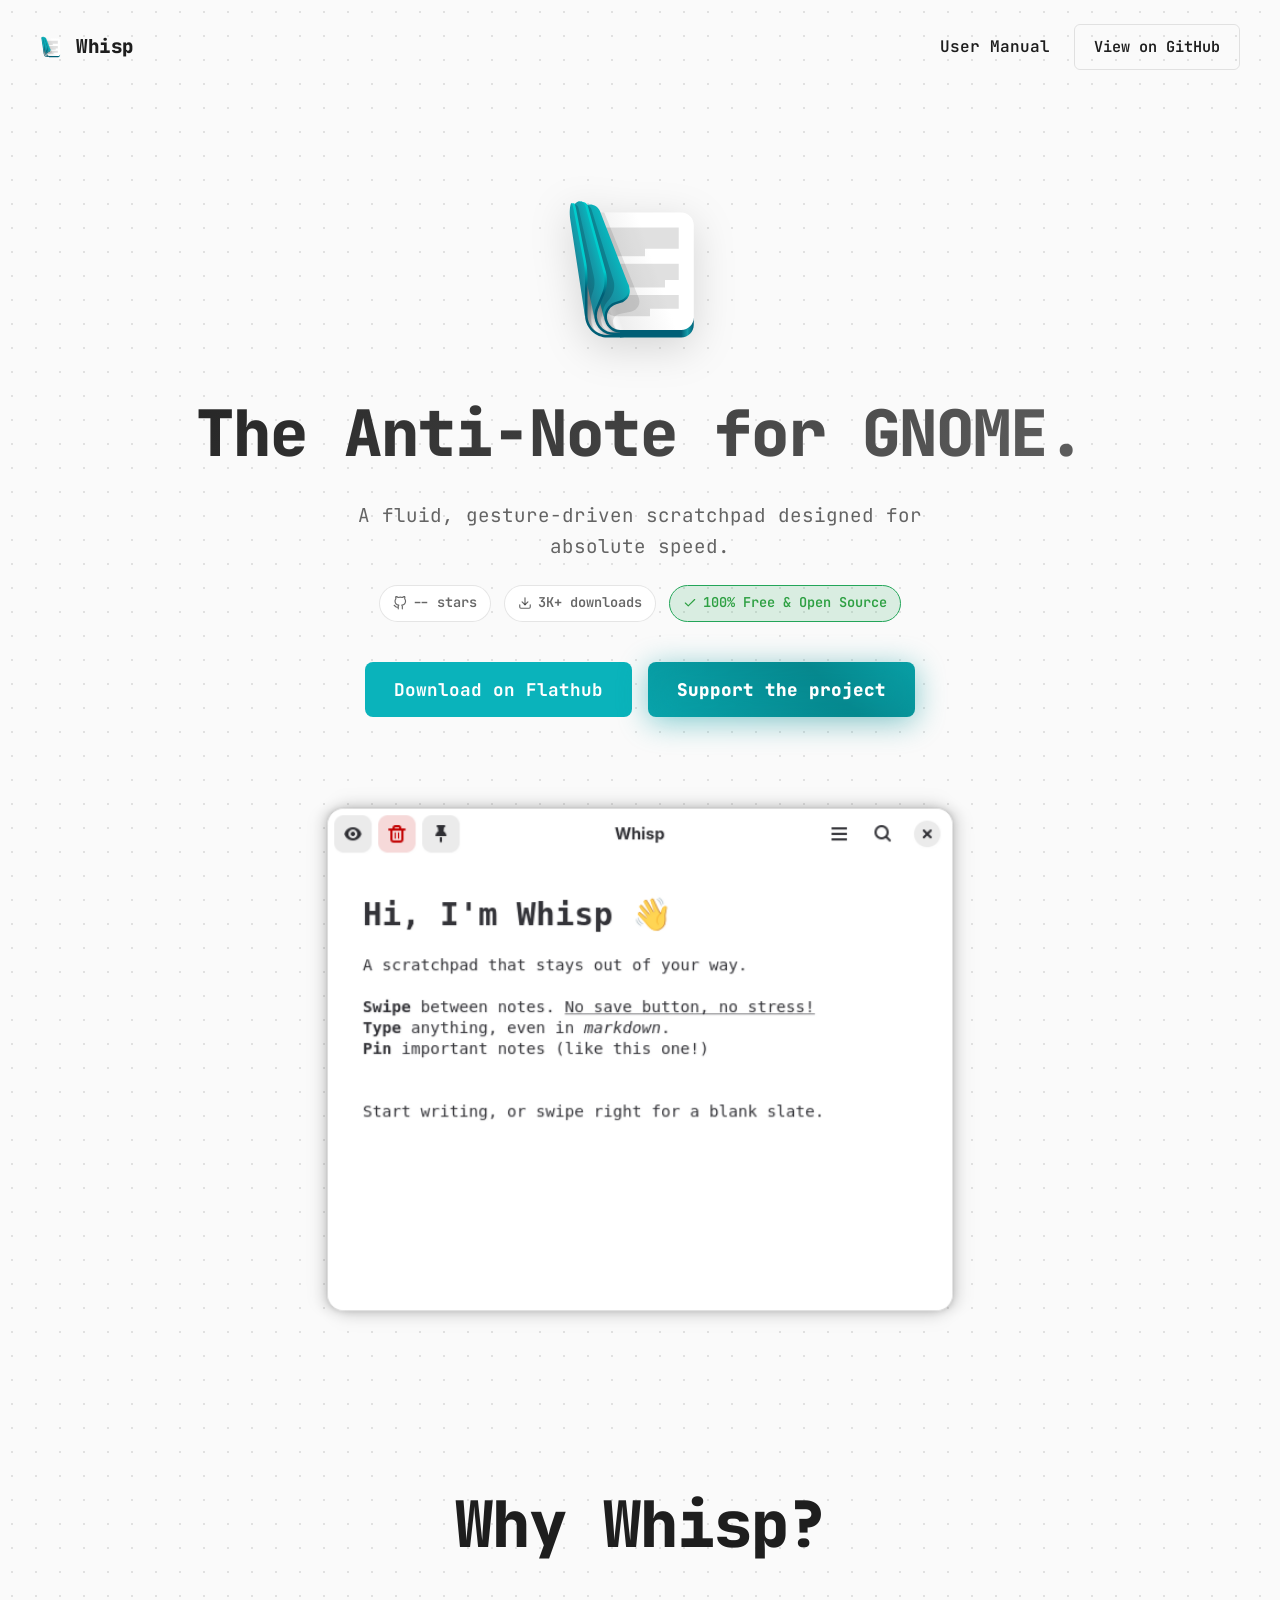
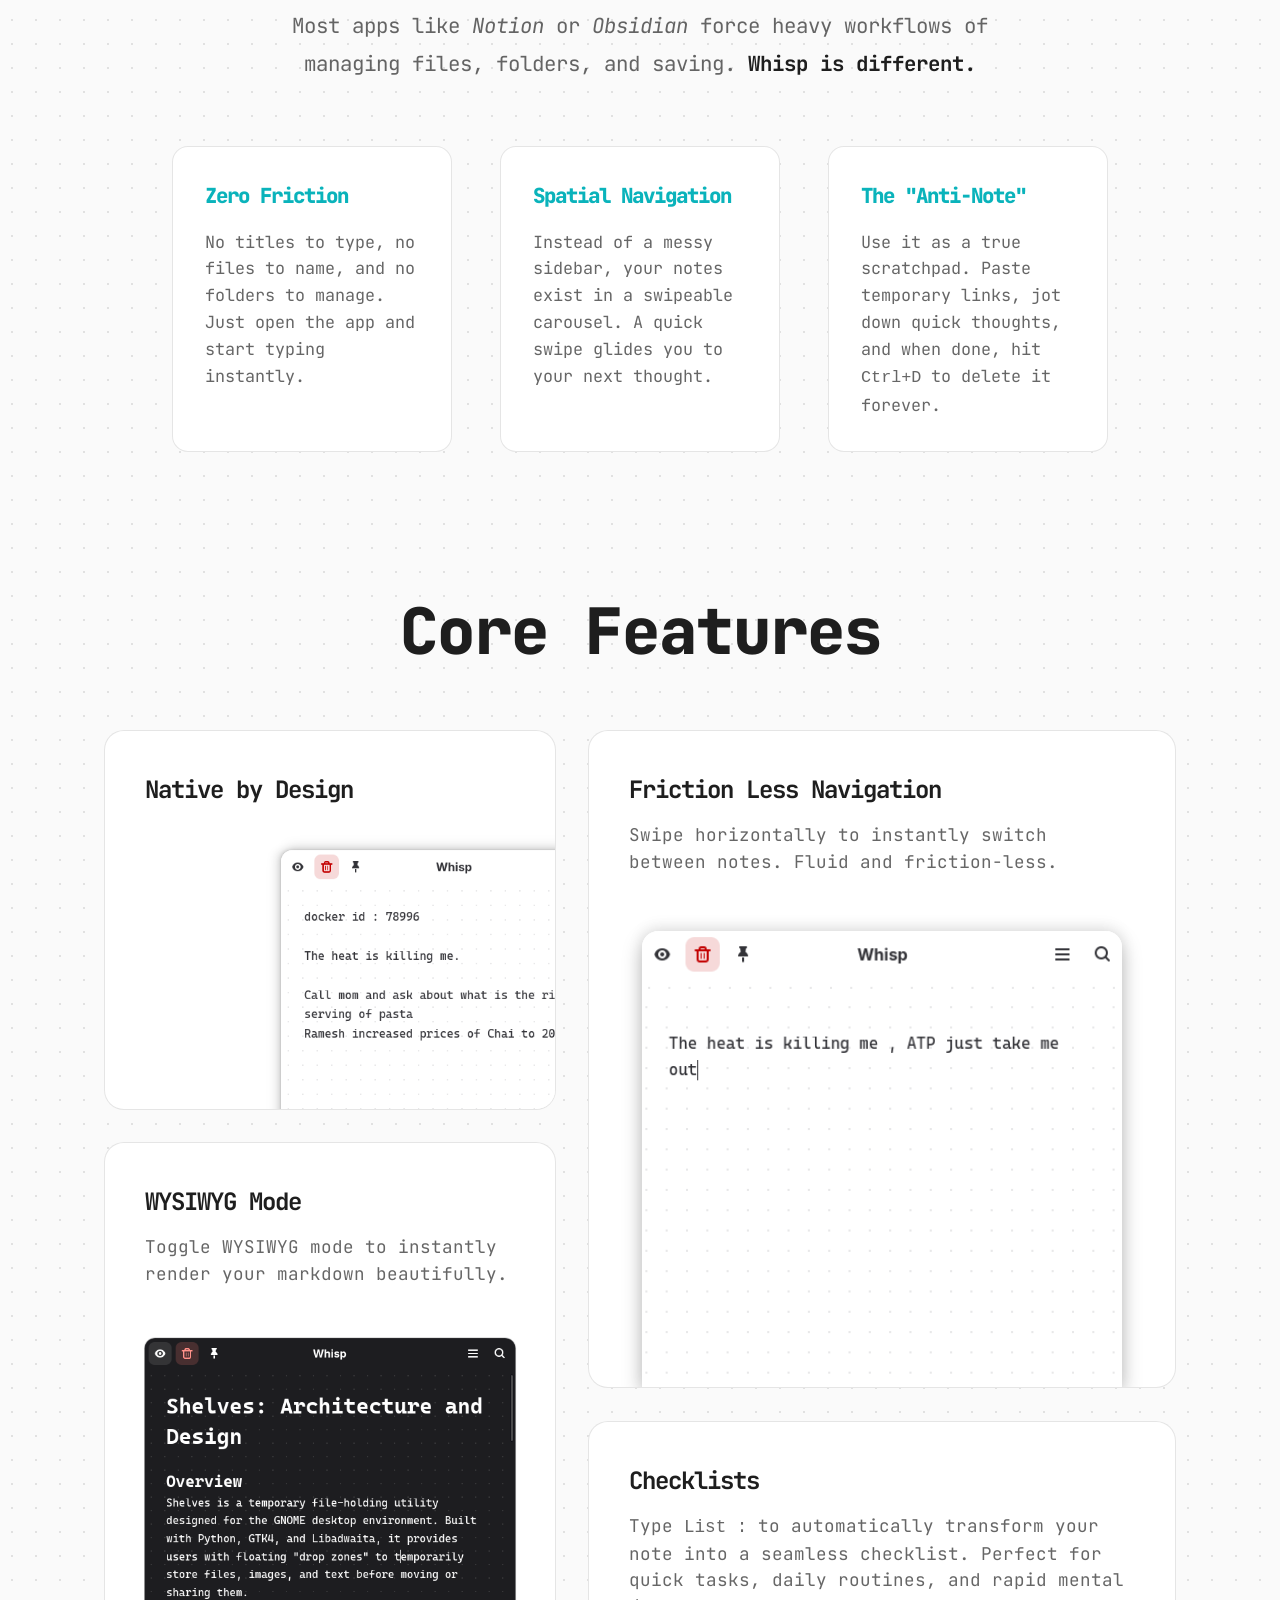
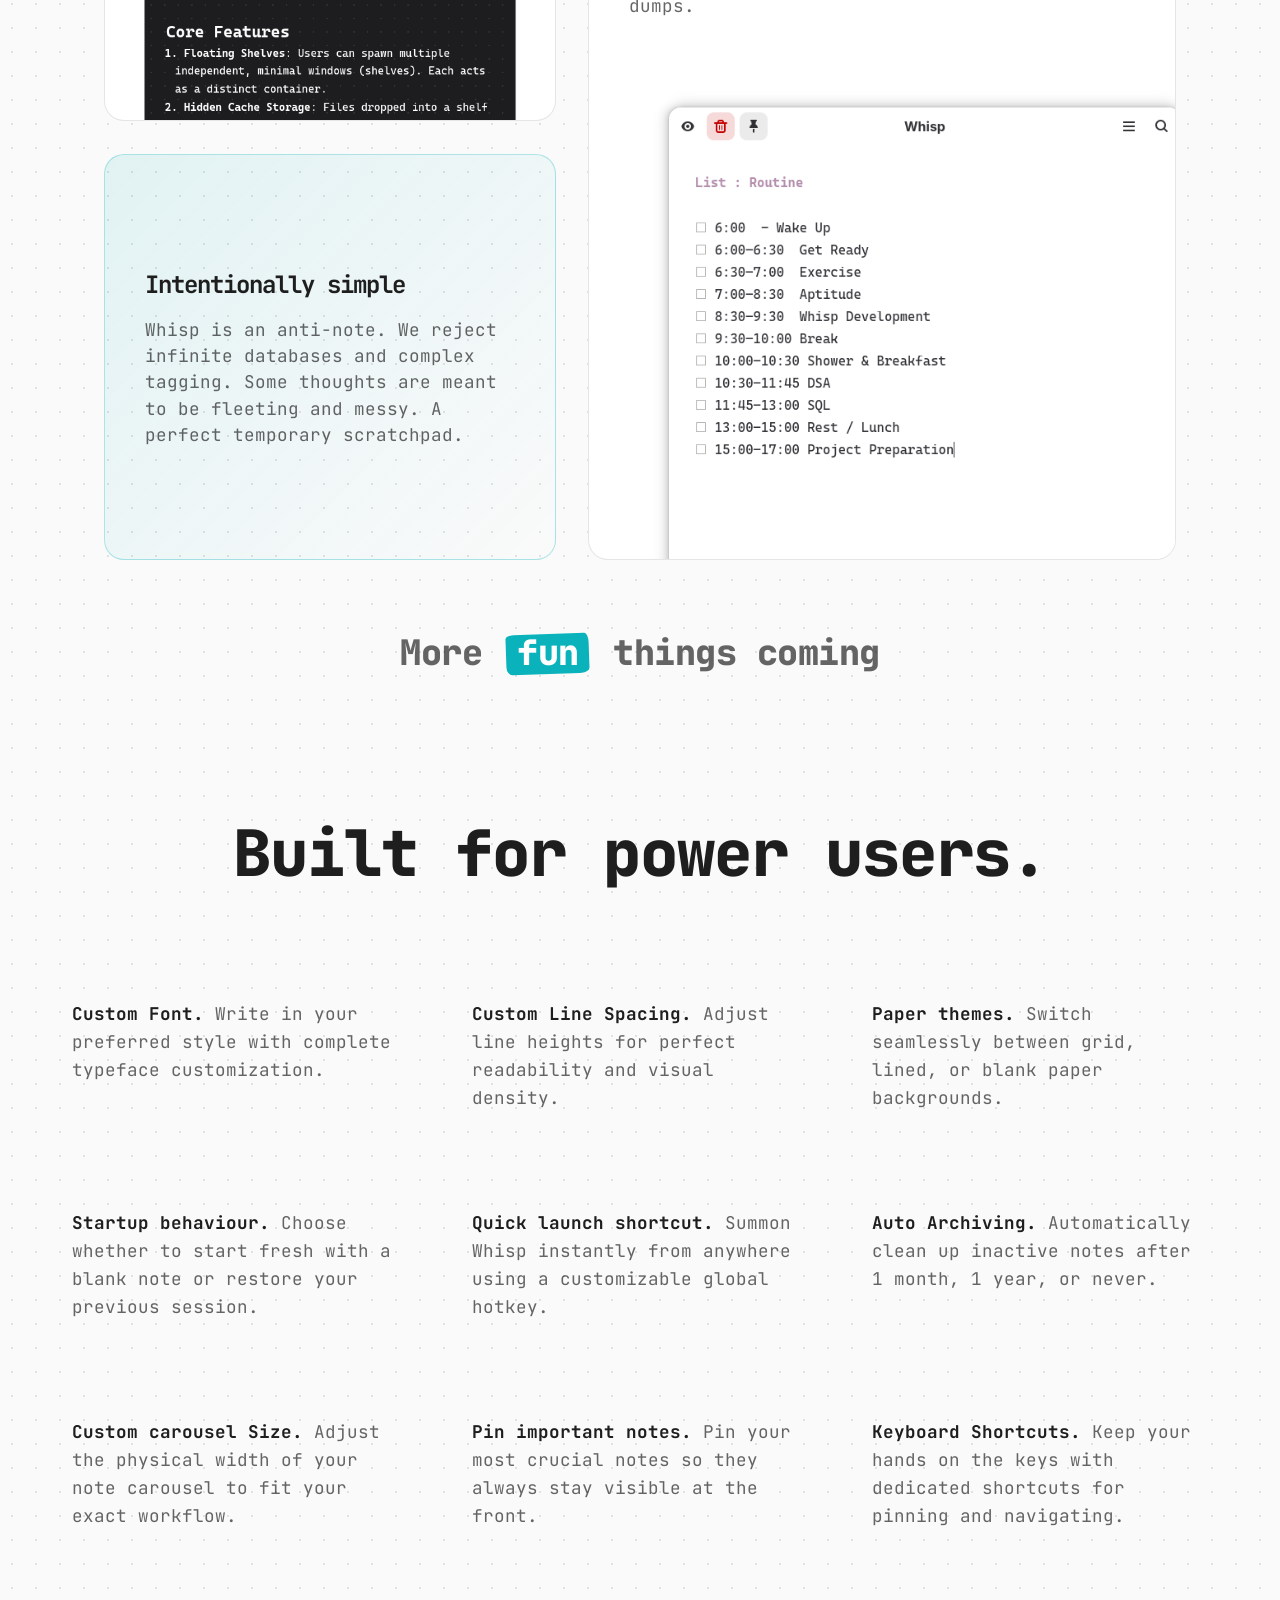
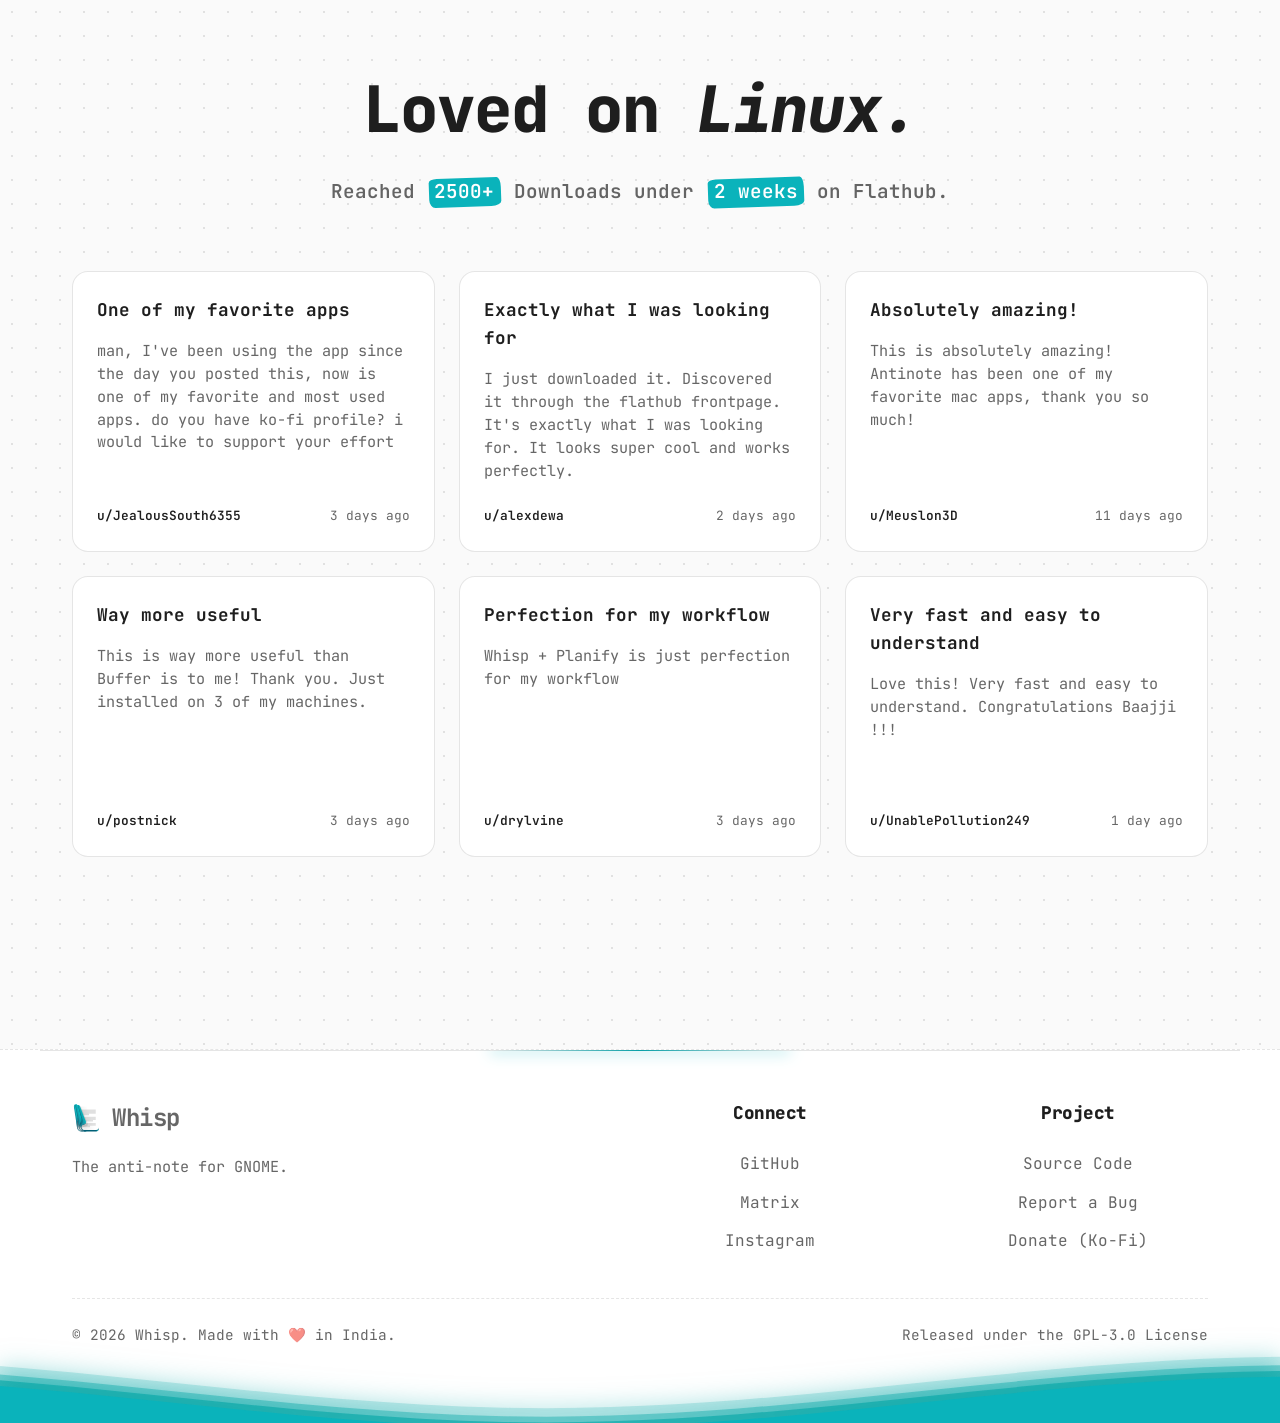
<file: docs/index.html>
<!DOCTYPE html>
<html lang="en">
<head>
    <meta charset="UTF-8">
    <meta name="viewport" content="width=device-width, initial-scale=1.0">
    <title>Whisp - The Anti-Note for GNOME</title>
    <link rel="preconnect" href="https://fonts.googleapis.com">
    <link rel="preconnect" href="https://fonts.gstatic.com" crossorigin>
    <link href="https://fonts.googleapis.com/css2?family=JetBrains+Mono:wght@400;600;800&display=swap" rel="stylesheet">
    <link rel="stylesheet" href="css/style.css">
    <link rel="icon" href="assets/icon.svg" type="image/svg+xml">
    <link rel="shortcut icon" href="assets/icon.svg">
    <link rel="icon" href="assets/icon.ico" type="image/x-icon">
    <link rel="shortcut icon" href="assets/icon.ico">
        <!-- SEO / Social -->
        <meta name="description" content="Whisp — a fast, gesture-driven scratchpad for GNOME. Fluid spatial navigation, WYSIWYG Markdown, and native paper themes. Download on Flathub.">
        <meta name="keywords" content="Whisp, GNOME, scratchpad, notes, WYSIWYG, Flathub, GTK4, Libadwaita">
        <link rel="canonical" href="https://flathub.org/apps/io.github.tanaybhomia.Whisp">

        <!-- Open Graph -->
        <meta property="og:type" content="software" />
        <meta property="og:title" content="Whisp — The Anti-Note for GNOME" />
        <meta property="og:description" content="A fluid, gesture-driven scratchpad designed for absolute speed. Download on Flathub." />
        <meta property="og:image" content="assets/og-image.jpg" />
        <meta property="og:image:alt" content="Whisp app interface screenshot" />
        <meta property="og:url" content="https://flathub.org/apps/io.github.tanaybhomia.Whisp" />
        <meta property="og:site_name" content="Whisp" />

        <!-- Twitter Card -->
        <meta name="twitter:card" content="summary_large_image">
        <meta name="twitter:title" content="Whisp — The Anti-Note for GNOME">
        <meta name="twitter:description" content="A fluid, gesture-driven scratchpad designed for absolute speed. Download on Flathub.">
        <meta name="twitter:image" content="assets/og-image.jpg">

        <!-- Structured data: SoftwareApplication -->
        <script type="application/ld+json">
        {
            "@context": "https://schema.org",
            "@type": "SoftwareApplication",
            "name": "Whisp",
            "url": "https://flathub.org/apps/io.github.tanaybhomia.Whisp",
            "applicationCategory": "DesktopApplication",
            "operatingSystem": "Linux",
            "author": {
                "@type": "Person",
                "name": "tanaybhomia",
                "url": "https://github.com/tanaybhomia"
            },
            "description": "A fluid, gesture-driven scratchpad designed for absolute speed.",
            "image": "assets/og-image.jpg"
        }
        </script>
</head>
<body>
    <nav class="navbar">
        <div class="nav-content">
            <div class="brand">
                <a href="index.html" style="text-decoration: none; color: inherit; display: flex; align-items: center; gap: 12px;">
                    <img src="assets/icon.svg" alt="Whisp App Icon" class="brand-icon" style="width: 24px; height: 24px;">
                    <span class="brand-name">Whisp</span>
                </a>
            </div>
            <div class="nav-links" style="display: flex; gap: 1.5rem; align-items: center;">
                <a href="manual.html" style="color: var(--text-primary); text-decoration: none; font-weight: 600;">User Manual</a>
                <a href="https://github.com/tanaybhomia/Whisp" target="_blank" class="btn btn-secondary">View on GitHub</a>
            </div>
        </div>
    </nav>

    <main>
        <section class="hero-centered">
            <div class="hero-icon-wrapper reveal">
                <img src="assets/icon.svg" alt="Whisp App Icon" class="hero-app-icon">
            </div>
            <h1 class="reveal delay-1">The Anti-Note for GNOME.</h1>
            <p class="subtitle reveal delay-2" style="margin-bottom: 1.5rem;">A fluid, gesture-driven scratchpad designed for absolute speed.</p>
            
            <div class="hero-badges reveal delay-2" style="display: flex; justify-content: center; gap: 0.8rem; margin-bottom: 2.5rem; flex-wrap: wrap;">
                <a href="https://github.com/tanaybhomia/Whisp" target="_blank" class="badge" style="text-decoration: none; display: flex; align-items: center; gap: 0.4rem; background: var(--card-bg); padding: 0.4rem 0.8rem; border-radius: 20px; font-size: 0.85rem; color: var(--text-secondary); border: 1px solid var(--card-border); cursor: pointer; transition: opacity 0.2s ease;" onmouseover="this.style.opacity='0.7'" onmouseout="this.style.opacity='1'">
                    <svg xmlns="http://www.w3.org/2000/svg" width="14" height="14" viewBox="0 0 24 24" fill="none" stroke="currentColor" stroke-width="2" stroke-linecap="round" stroke-linejoin="round"><path d="M9 19c-5 1.5-5-2.5-7-3m14 6v-3.87a3.37 3.37 0 0 0-.94-2.61c3.14-.35 6.44-1.54 6.44-7A5.44 5.44 0 0 0 20 4.77 5.07 5.07 0 0 0 19.91 1S18.73.65 16 2.48a13.38 13.38 0 0 0-7 0C6.27.65 5.09 1 5.09 1A5.07 5.07 0 0 0 5 4.77a5.44 5.44 0 0 0-1.5 3.78c0 5.42 3.3 6.61 6.44 7A3.37 3.37 0 0 0 9 18.13V22"></path></svg>
                    <span id="github-stars" style="font-weight: 600;">-- stars</span>
                </a>
                <div class="badge" style="display: flex; align-items: center; gap: 0.4rem; background: var(--card-bg); padding: 0.4rem 0.8rem; border-radius: 20px; font-size: 0.85rem; color: var(--text-secondary); border: 1px solid var(--card-border);">
                    <svg xmlns="http://www.w3.org/2000/svg" width="14" height="14" viewBox="0 0 24 24" fill="none" stroke="currentColor" stroke-width="2" stroke-linecap="round" stroke-linejoin="round"><path d="M21 15v4a2 2 0 0 1-2 2H5a2 2 0 0 1-2-2v-4"></path><polyline points="7 10 12 15 17 10"></polyline><line x1="12" y1="15" x2="12" y2="3"></line></svg>
                    <span id="flathub-downloads" style="font-weight: 600;">3K+ downloads</span>
                </div>
                <div class="badge" style="display: flex; align-items: center; gap: 0.4rem; background: rgba(35, 165, 89, 0.15); padding: 0.4rem 0.8rem; border-radius: 20px; font-size: 0.85rem; color: #2ea043; border: 1px solid rgba(35, 165, 89, 1);">
                    <svg xmlns="http://www.w3.org/2000/svg" width="14" height="14" viewBox="0 0 24 24" fill="none" stroke="currentColor" stroke-width="2" stroke-linecap="round" stroke-linejoin="round"><polyline points="20 6 9 17 4 12"></polyline></svg>
                    <span style="font-weight: 600;">100% Free & Open Source</span>
                </div>
            </div>
            <div class="hero-actions reveal delay-3" style="display: flex; justify-content: center; gap: 1rem;">
                <a href="https://flathub.org/apps/io.github.tanaybhomia.Whisp" target="_blank" class="btn btn-primary btn-large">Download on Flathub</a>
                <a href="donate.html" class="btn btn-secondary btn-donate btn-large">Support the project</a>
            </div>
            
            <!-- Centered Master Image -->
            <div class="hero-image-wrapper reveal delay-4">
                <img src="assets/1-hero.png" alt="Whisp Interface" class="hero-image">
            </div>
        </section>

        <style>
            .bento-container {
                max-width: 1400px;
                margin: 0 auto;
                padding: 2rem 2rem 4rem 2rem;
                display: grid;
                grid-template-columns: 1fr 1.3fr;
                gap: 2rem;
            }
            .bento-col {
                display: flex;
                flex-direction: column;
                gap: 2rem;
            }
            .bento-box {
                background: var(--card-bg);
                border: 1px solid var(--card-border);
                border-radius: 20px;
                padding: 2.5rem;
                display: flex;
                flex-direction: column;
                position: relative;
                overflow: hidden;
            }
            .bento-box.teal-card {
                background: linear-gradient(135deg, rgba(10, 179, 187, 0.1) 0%, rgba(36, 36, 36, 0) 100%) !important;
                border-color: rgba(10, 179, 187, 0.3) !important;
            }
            .bento-box h3 {
                font-size: 1.5rem;
                font-weight: 700;
                color: var(--text-primary);
                margin-bottom: 0.8rem;
            }
            .bento-box p {
                font-size: 1.1rem;
                color: var(--text-secondary);
                line-height: 1.5;
            }

            /* 1. Native by Design */
            .box-native {
                min-height: 380px;
            }
            .box-native .text-content {
                max-width: 100%;
                position: relative;
                z-index: 2;
            }
            .box-native h3 {
                white-space: nowrap;
            }
            .box-native-img {
                position: absolute;
                bottom: -25%;
                right: -20%;
                width: 85%;
                z-index: 1;
            }

            /* 2. WYSIWYG Mode */
            .box-wysiwyg {
                min-height: 480px;
                padding-bottom: 0;
            }
            .box-wysiwyg p {
                margin-bottom: 3.5rem;
                max-width: 100%;
                position: relative;
                z-index: 2;
            }
            .box-wysiwyg-img {
                width: 95%;
                margin: auto auto 0 auto;
                display: block;
                /* Remove artificial borders/shadows, scale to clip transparent padding */
                transform: scale(1.15) translateY(8%);
                transform-origin: bottom center;
            }


            /* 3. Intentionally Simple */
            .box-simple {
                flex: 1; /* Stretches to align perfectly with the right column */
                display: flex;
                flex-direction: column;
                justify-content: center;
            }

            /* 4. Friction Less Navigation */
            .box-nav {
                min-height: 380px;
                padding-bottom: 0;
            }
            .box-nav p {
                margin-bottom: 3.5rem;
            }
            .swipe-demo-container {
                position: relative;
                width: 95%;
                aspect-ratio: 1 / 0.95;
                margin: auto auto 0 auto;
                background: var(--view-bg);
                border-top-left-radius: 16px;
                border-top-right-radius: 16px;
                box-shadow: 0 8px 20px rgba(0,0,0,0.25), 0 -4px 15px rgba(0,0,0,0.08); /* Softened to match other images */
                overflow: hidden;
            }
            .swipe-topbar {
                position: relative;
                width: 100%;
                z-index: 10;
                background: var(--view-bg);
            }
            .topbar-img {
                width: 100%;
                display: block;
                image-rendering: high-quality;
            }
            .swipe-track {
                display: flex;
                width: 300%; /* Holds 3 notes horizontally */
                height: calc(100% - 50px); /* Approximate height minus topbar */
                /* Ping-pong swipe animation */
                animation: swipeAnimation 5s infinite cubic-bezier(0.25, 1, 0.5, 1);
            }
            .swipe-note {
                width: calc(100% / 3);
                height: 100%;
                object-fit: cover;
                object-position: top center;
                clip-path: inset(2px); /* Aggressively crop screenshot borders */
                transform: scale(1.02); /* Ensure no gaps between notes */
            }
            @keyframes swipeAnimation {
                0%, 15% { transform: translateX(0); }
                25%, 40% { transform: translateX(calc(-100% / 3)); }
                50%, 65% { transform: translateX(calc(-200% / 3)); }
                75%, 90% { transform: translateX(calc(-100% / 3)); }
                100% { transform: translateX(0); }
            }

            /* 5. Checklists */
            .box-checklists {
                flex: 1; /* Stretches to align perfectly with the left column */
                padding-bottom: 0;
            }
            .box-checklists p {
                margin-bottom: 3.5rem;
            }
            .box-checklists-img {
                width: 95%;
                margin: auto 0 0 auto;
                display: block;
                transform: scale(1.15) translate(12%, 15%); /* Translate right to bleed off the edge */
                transform-origin: bottom right;
            }

            /* Large Footer Text */
            .large-footer-text {
                margin-top: 0.5rem;
                font-size: 2.2rem;
                font-weight: 800;
                line-height: 1.2;
                color: var(--text-secondary);
                letter-spacing: -0.5px;
                text-align: center;
            }
            .highlight-marker {
                position: relative;
                display: inline-block;
                z-index: 1;
                color: #ffffff; /* White text for contrast on teal */
                padding: 0 0.3em;
                margin: 0 0.1em;
            }
            .highlight-marker::before {
                content: '';
                position: absolute;
                top: 5%;
                left: 0;
                width: 100%;
                height: 95%;
                background-color: var(--accent-color); /* Teal highlight */
                z-index: -1;
                /* Creates the organic, wobbly marker shape */
                border-radius: 8px 4px 10px 6px / 4px 10px 5px 8px;
                transform: rotate(-2deg);
            }

            /* Section Layouts */
            .power-users-section, .reviews-section {
                max-width: 1200px;
                margin: 8rem auto;
                padding: 0 2rem;
            }
            
            .power-grid {
                display: grid;
                grid-template-columns: repeat(3, 1fr);
                gap: 6rem 4rem; /* Increased vertical and horizontal gap */
                margin-top: 6rem; /* Increased top margin */
            }
            .power-item p {
                font-size: 1.1rem;
                color: var(--text-secondary);
                line-height: 1.6;
                margin: 0;
            }
            .power-item strong {
                color: var(--text-primary);
                font-weight: 700;
            }
            .reviews-subtitle {
                text-align: center;
                font-size: 1.2rem;
                font-weight: 600;
                color: var(--text-secondary);
                margin-bottom: 4rem;
            }
            .reviews-grid {
                display: grid;
                grid-template-columns: repeat(3, 1fr);
                gap: 1.5rem;
                grid-auto-rows: 1fr;
            }
            .review-card {
                background: var(--card-bg);
                border: 1px solid var(--card-border);
                border-radius: 16px;
                padding: 1.5rem;
                display: flex;
                flex-direction: column;
                height: 100%;
                min-height: 220px;
            }
            .review-card h4 {
                font-size: 1.1rem;
                font-weight: 700;
                margin: 0 0 1rem 0;
            }
            .review-card p {
                font-size: 0.95rem;
                color: var(--text-secondary);
                line-height: 1.5;
                margin-bottom: 1.5rem;
                flex: 1;
            }
            .review-meta {
                display: flex;
                justify-content: space-between;
                font-size: 0.8rem;
                color: var(--text-secondary);
            }
            .review-meta .reviewer {
                font-weight: 600;
                color: var(--text-primary);
            }
            
            /* Footer Styling */
            .site-footer-wrapper {
                background-color: var(--card-bg); /* Solid off-white */
                margin-top: 12rem;
                position: relative;
                overflow: hidden;
                border-top: 1px dashed var(--card-border);
            }
            .site-footer-wrapper::before {
                content: '';
                position: absolute;
                top: -1px;
                left: 50%;
                transform: translateX(-50%);
                width: 300px;
                height: 2px;
                background: linear-gradient(90deg, transparent, var(--accent-color), transparent);
                box-shadow: 0 0 15px var(--accent-color);
                z-index: 5;
            }
            .site-footer {
                max-width: 1200px;
                margin: 0 auto;
                padding: 3rem 2rem 5rem 2rem; /* reduced padding, enough room for waves */
                position: relative;
                z-index: 10;
            }
            .waves-container {
                position: absolute;
                bottom: -5px; /* Slight offset */
                left: 0;
                width: 100%;
                height: 80px; /* Reduced height */
                z-index: 1;
            }
            .waves {
                position: relative;
                width: 100%;
                height: 100%;
                min-height: 80px;
                max-height: 100px;
                filter: drop-shadow(0 -5px 12px rgba(0, 166, 166, 0.5)); /* Glow effect */
            }
            .parallax > use {
                animation: move-forever 25s cubic-bezier(.55,.5,.45,.5) infinite;
            }
            .parallax > use:nth-child(1) { animation-delay: -2s; animation-duration: 7s; fill: rgba(0, 166, 166, 0.2); }
            .parallax > use:nth-child(2) { animation-delay: -3s; animation-duration: 10s; fill: rgba(0, 166, 166, 0.4); }
            .parallax > use:nth-child(3) { animation-delay: -4s; animation-duration: 13s; fill: rgba(0, 166, 166, 0.6); }
            .parallax > use:nth-child(4) { animation-delay: -5s; animation-duration: 20s; fill: var(--accent-color); }
            
            @keyframes move-forever {
                0% { transform: translate3d(-90px,0,0); }
                100% { transform: translate3d(85px,0,0); }
            }
            .footer-container {
                display: grid;
                grid-template-columns: 2fr 1fr 1fr;
                gap: 3rem;
                margin-bottom: 2rem;
            }
            .footer-col h4 {
                font-size: 1.1rem;
                font-weight: 800;
                margin-bottom: 1.5rem;
                color: var(--text-primary);
                letter-spacing: -0.5px;
            }
            .footer-links {
                list-style: none;
                padding: 0;
                margin: 0;
            }
            .footer-links li {
                margin-bottom: 0.8rem;
            }
            .footer-links a {
                color: var(--text-secondary);
                text-decoration: none;
                font-size: 1rem;
                transition: color 0.2s ease;
                display: inline-block;
            }
            .footer-links a:hover {
                color: var(--accent-color);
            }
            .footer-bottom {
                display: flex;
                justify-content: space-between;
                align-items: center;
                flex-wrap: wrap;
                gap: 1rem;
                color: var(--text-secondary);
                font-size: 0.9rem;
                border-top: 1px dashed var(--card-border);
                padding-top: 1.5rem;
                margin-top: 1rem;
                padding-bottom: 0;
            }

            @media (max-width: 900px) {
                .bento-container {
                    grid-template-columns: 1fr;
                }
                .box-native .text-content {
                    max-width: 100%;
                }
                .large-footer-text {
                    font-size: 2.5rem;
                    padding: 0 1.5rem 3rem 1.5rem;
                }
                .power-grid {
                    grid-template-columns: 1fr;
                    gap: 2rem;
                }
                .why-whisp-grid {
                    grid-template-columns: 1fr !important;
                    gap: 2rem;
                }
                .reviews-grid {
                    grid-template-columns: 1fr;
                }
                .footer-container {
                    grid-template-columns: 1fr;
                    gap: 3rem;
                }
                .squiggly-arrow {
                    top: 35%;
                    left: 10%;
                }
            }
        </style>
        <script>
            // Fetch Dynamic Badge Data
            function formatNumber(num) {
                if (num >= 1000000) return (num / 1000000).toFixed(1) + 'M';
                if (num >= 1000) return (num / 1000).toFixed(1) + 'K';
                return num;
            }

            fetch('https://api.github.com/repos/tanaybhomia/Whisp')
                .then(r => r.json())
                .then(data => {
                    if (data.stargazers_count !== undefined) {
                        document.getElementById('github-stars').innerText = formatNumber(data.stargazers_count) + ' stars';
                    }
                }).catch(e => console.error('Failed to fetch GitHub stats:', e));
        </script>

        <!-- Why Whisp Section -->
        <section class="why-whisp-section reveal" style="max-width: 1000px; margin: 8rem auto; padding: 0 2rem; text-align: center;">
            <h2 class="section-title" style="margin-bottom: 2rem;">Why Whisp?</h2>
            <p style="font-size: 1.3rem; color: var(--text-secondary); line-height: 1.8; margin-bottom: 4rem; max-width: 800px; margin-left: auto; margin-right: auto;">
                Most apps like <i>Notion</i> or <i>Obsidian</i> force heavy workflows of managing files, folders, and saving. <strong style="color: var(--text-primary);">Whisp is different.</strong>
            </p>
            
            <div class="why-whisp-grid" style="display: grid; grid-template-columns: repeat(3, 1fr); gap: 3rem; text-align: left;">
                <div class="reveal-bottom delay-1" style="background: var(--card-bg); padding: 2rem; border-radius: 16px; border: 1px solid var(--card-border);">
                    <h3 style="color: var(--accent-color); font-size: 1.3rem; margin-bottom: 1rem;">Zero Friction</h3>
                    <p style="color: var(--text-secondary); line-height: 1.6; font-size: 1.05rem; margin: 0;">No titles to type, no files to name, and no folders to manage. Just open the app and start typing instantly.</p>
                </div>
                <div class="reveal-bottom delay-2" style="background: var(--card-bg); padding: 2rem; border-radius: 16px; border: 1px solid var(--card-border);">
                    <h3 style="color: var(--accent-color); font-size: 1.3rem; margin-bottom: 1rem;">Spatial Navigation</h3>
                    <p style="color: var(--text-secondary); line-height: 1.6; font-size: 1.05rem; margin: 0;">Instead of a messy sidebar, your notes exist in a swipeable carousel. A quick swipe glides you to your next thought.</p>
                </div>
                <div class="reveal-bottom delay-3" style="background: var(--card-bg); padding: 2rem; border-radius: 16px; border: 1px solid var(--card-border);">
                    <h3 style="color: var(--accent-color); font-size: 1.3rem; margin-bottom: 1rem;">The "Anti-Note"</h3>
                    <p style="color: var(--text-secondary); line-height: 1.6; font-size: 1.05rem; margin: 0;">Use it as a true scratchpad. Paste temporary links, jot down quick thoughts, and when done, hit <code>Ctrl+D</code> to delete it forever.</p>
                </div>
            </div>
        </section>

        <section class="bento-section">
            <h2 class="section-title reveal" style="margin-bottom: 1rem;">Core Features</h2>
            
            <div class="bento-container">
                
                <!-- Left Column -->
                <div class="bento-col">
                    <div class="bento-box box-native reveal-left delay-1">
                        <div class="text-content">
                            <h3>Native by Design</h3>
                        </div>
                        <img src="assets/WebsiteImages/1antinoteisfortemporary.png" class="box-native-img" alt="Native Design">
                    </div>
                    
                    <div class="bento-box box-wysiwyg reveal-left delay-2">
                        <h3>WYSIWYG Mode</h3>
                        <p>Toggle WYSIWYG mode to instantly render your markdown beautifully.</p>

                        <img src="assets/WebsiteImages/wysiwygmode.png" class="box-wysiwyg-img" alt="WYSIWYG Mode">
                    </div>

                    <div class="bento-box box-simple teal-card reveal delay-3">
                        <h3>Intentionally simple</h3>
                        <p>Whisp is an anti-note. We reject infinite databases and complex tagging. Some thoughts are meant to be fleeting and messy. A perfect temporary scratchpad.</p>
                    </div>
                </div>

                <!-- Right Column -->
                <div class="bento-col">
                    <div class="bento-box box-nav reveal-right delay-1">
                        <h3>Friction Less Navigation</h3>
                        <p>Swipe horizontally to instantly switch between notes. Fluid and friction-less.</p>
                        <div class="swipe-demo-container">
                            <!-- Static Top Bar Overlay -->
                            <div class="swipe-topbar">
                                <img src="assets/WebsiteImages/topbar.png" class="topbar-img" alt="Whisp Header">
                            </div>
                            
                            <!-- Sliding Notes Track -->
                            <div class="swipe-track">
                                <img src="assets/WebsiteImages/note1dummy.png" class="swipe-note" alt="Note 1">
                                <img src="assets/WebsiteImages/note2dummy.png" class="swipe-note" alt="Note 2">
                                <img src="assets/WebsiteImages/note3dummy.png" class="swipe-note" alt="Note 3">
                            </div>
                        </div>
                    </div>

                    <div class="bento-box box-checklists reveal-right delay-2">
                        <h3>Checklists</h3>
                        <p>Type <code>List :</code> to automatically transform your note into a seamless checklist. Perfect for quick tasks, daily routines, and rapid mental dumps.</p>
                        <img src="assets/WebsiteImages/2antinoteisforlists.png" class="box-checklists-img" alt="Checklists">
                    </div>
                </div>

            </div>
            
            <!-- Footer Text Below Bento Grid -->
            <div class="large-footer-text reveal delay-2">
                More <span class="highlight-marker">fun</span> things coming
            </div>
        </section>

        <!-- Power Users Grid -->
        <section class="power-users-section reveal">
            <h2 class="section-title">Built for power users.</h2>
            <div class="power-grid">
                <div class="power-item reveal delay-1">
                    <p><strong>Custom Font.</strong> Write in your preferred style with complete typeface customization.</p>
                </div>
                <div class="power-item reveal delay-2">
                    <p><strong>Custom Line Spacing.</strong> Adjust line heights for perfect readability and visual density.</p>
                </div>
                <div class="power-item reveal delay-3">
                    <p><strong>Paper themes.</strong> Switch seamlessly between grid, lined, or blank paper backgrounds.</p>
                </div>
                
                <div class="power-item reveal delay-1">
                    <p><strong>Startup behaviour.</strong> Choose whether to start fresh with a blank note or restore your previous session.</p>
                </div>
                <div class="power-item reveal delay-2">
                    <p><strong>Quick launch shortcut.</strong> Summon Whisp instantly from anywhere using a customizable global hotkey.</p>
                </div>
                <div class="power-item reveal delay-3">
                    <p><strong>Auto Archiving.</strong> Automatically clean up inactive notes after 1 month, 1 year, or never.</p>
                </div>
                
                <div class="power-item reveal delay-1">
                    <p><strong>Custom carousel Size.</strong> Adjust the physical width of your note carousel to fit your exact workflow.</p>
                </div>
                <div class="power-item reveal delay-2">
                    <p><strong>Pin important notes.</strong> Pin your most crucial notes so they always stay visible at the front.</p>
                </div>
                <div class="power-item reveal delay-3">
                    <p><strong>Keyboard Shortcuts.</strong> Keep your hands on the keys with dedicated shortcuts for pinning and navigating.</p>
                </div>
            </div>
        </section>

        <!-- Wall of Love Section -->
        <section class="reviews-section reveal">
            <h2 class="section-title" style="margin-bottom: 1rem;">Loved on <i>Linux.</i></h2>
            <div class="reviews-subtitle">
                Reached <span class="highlight-marker">2500+</span> Downloads under <span class="highlight-marker">2 weeks</span> on Flathub.
            </div>

            <div class="reviews-grid">
                <!-- Review Card 1 -->
                <div class="review-card reveal-bottom delay-1">
                    <h4>One of my favorite apps</h4>
                    <p>man, I've been using the app since the day you posted this, now is one of my favorite and most used apps. do you have ko-fi profile? i would like to support your effort</p>
                    <div class="review-meta">
                        <span class="reviewer">u/JealousSouth6355</span>
                        <span class="date">3 days ago</span>
                    </div>
                </div>
                
                <!-- Review Card 2 -->
                <div class="review-card reveal-bottom delay-2">
                    <h4>Exactly what I was looking for</h4>
                    <p>I just downloaded it. Discovered it through the flathub frontpage. It's exactly what I was looking for. It looks super cool and works perfectly.</p>
                    <div class="review-meta">
                        <span class="reviewer">u/alexdewa</span>
                        <span class="date">2 days ago</span>
                    </div>
                </div>

                <!-- Review Card 3 -->
                <div class="review-card reveal-bottom delay-3">
                    <h4>Absolutely amazing!</h4>
                    <p>This is absolutely amazing! Antinote has been one of my favorite mac apps, thank you so much!</p>
                    <div class="review-meta">
                        <span class="reviewer">u/Meuslon3D</span>
                        <span class="date">11 days ago</span>
                    </div>
                </div>

                <!-- Review Card 4 -->
                <div class="review-card reveal-bottom delay-1">
                    <h4>Way more useful</h4>
                    <p>This is way more useful than Buffer is to me! Thank you. Just installed on 3 of my machines.</p>
                    <div class="review-meta">
                        <span class="reviewer">u/postnick</span>
                        <span class="date">3 days ago</span>
                    </div>
                </div>

                <!-- Review Card 5 -->
                <div class="review-card reveal-bottom delay-2">
                    <h4>Perfection for my workflow</h4>
                    <p>Whisp + Planify is just perfection for my workflow</p>
                    <div class="review-meta">
                        <span class="reviewer">u/drylvine</span>
                        <span class="date">3 days ago</span>
                    </div>
                </div>

                <!-- Review Card 6 -->
                <div class="review-card reveal-bottom delay-3">
                    <h4>Very fast and easy to understand</h4>
                    <p>Love this! Very fast and easy to understand. Congratulations Baajji !!!</p>
                    <div class="review-meta">
                        <span class="reviewer">u/UnablePollution249</span>
                        <span class="date">1 day ago</span>
                    </div>
                </div>
            </div>
        </section>
    </main>

    <div class="site-footer-wrapper">
        <footer class="site-footer reveal">
            <div class="footer-container">
                <div class="footer-col brand-col" style="text-align: left;">
                    <a href="#" class="brand" style="text-decoration: none; color: inherit; display: inline-flex; align-items: center; gap: 0.5rem;">
                        <img src="assets/icon.svg" alt="Whisp Logo" class="brand-icon" style="width: 32px; height: 32px;">
                        <span class="brand-name" style="font-size: 1.5rem; font-weight: 700;">Whisp</span>
                    </a>
                    <p style="margin-top: 1rem; color: var(--text-secondary); font-size: 0.95rem; line-height: 1.5; max-width: 280px;">The anti-note for GNOME.</p>
                </div>
                <div class="footer-col reveal delay-1">
                    <h4>Connect</h4>
                    <ul class="footer-links">
                        <li><a href="https://github.com/tanaybhomia" target="_blank">GitHub</a></li>
                        <li><a href="https://matrix.to/#/@tanaybhomia:matrix.org" target="_blank">Matrix</a></li>
                        <li><a href="https://instagram.com/tanaybhomia" target="_blank">Instagram</a></li>
                    </ul>
                </div>
                <div class="footer-col reveal delay-2">
                    <h4>Project</h4>
                    <ul class="footer-links">
                        <li><a href="https://github.com/tanaybhomia/Whisp" target="_blank">Source Code</a></li>
                        <li><a href="https://github.com/tanaybhomia/Whisp/issues" target="_blank">Report a Bug</a></li>
                        <li><a href="https://ko-fi.com/tanaybhomia" target="_blank">Donate (Ko-Fi)</a></li>
                    </ul>
                </div>
            </div>
            <div class="footer-bottom">
                <span>&copy; 2026 Whisp. Made with ❤️ in India.</span>
                <span>Released under the GPL-3.0 License</span>
            </div>
        </footer>
        <div class="waves-container">
            <svg class="waves" xmlns="http://www.w3.org/2000/svg" xmlns:xlink="http://www.w3.org/1999/xlink" viewBox="0 24 150 28" preserveAspectRatio="none" shape-rendering="auto">
                <defs>
                    <path id="gentle-wave" d="M-160 44c30 0 58-18 88-18s 58 18 88 18 58-18 88-18 58 18 88 18 v44h-352z" />
                </defs>
                <g class="parallax">
                    <use xlink:href="#gentle-wave" x="48" y="0" />
                    <use xlink:href="#gentle-wave" x="48" y="3" />
                    <use xlink:href="#gentle-wave" x="48" y="5" />
                    <use xlink:href="#gentle-wave" x="48" y="7" />
                </g>
            </svg>
        </div>
    </div>

    <script>
        // 3D Parallax Tilt Effect for Hero Image
        const heroWrapper = document.querySelector('.hero-image-wrapper');
        const heroImg = document.querySelector('.hero-image');

        if (heroWrapper && heroImg) {
            heroWrapper.addEventListener('mousemove', (e) => {
                const rect = heroWrapper.getBoundingClientRect();
                const x = e.clientX - rect.left;
                const y = e.clientY - rect.top;
                
                const centerX = rect.width / 2;
                const centerY = rect.height / 2;
                
                // Max 10 deg tilt
                const rotateX = ((y - centerY) / centerY) * -10; 
                const rotateY = ((x - centerX) / centerX) * 10;
                
                heroImg.style.transform = `scale(1.05) rotateX(${rotateX}deg) rotateY(${rotateY}deg)`;
            });

            heroWrapper.addEventListener('mouseleave', () => {
                heroImg.style.transform = 'scale(1) rotateX(0) rotateY(0)';
                heroImg.style.transition = 'transform 0.5s ease-out';
            });

            heroWrapper.addEventListener('mouseenter', () => {
                heroImg.style.transition = 'transform 0.1s ease-out';
            });
        }


        // Reveal Animations Observer
        const observerOptions = {
            root: null,
            rootMargin: '0px 0px -50px 0px',
            threshold: 0.1
        };

        const revealObserver = new IntersectionObserver((entries, observer) => {
            entries.forEach(entry => {
                if (entry.isIntersecting) {
                    entry.target.classList.add('active');
                    observer.unobserve(entry.target);
                }
            });
        }, observerOptions);

        document.querySelectorAll('.reveal, .reveal-left, .reveal-right').forEach(el => {
            revealObserver.observe(el);
        });
    </script>
</body>
</html>
</file>
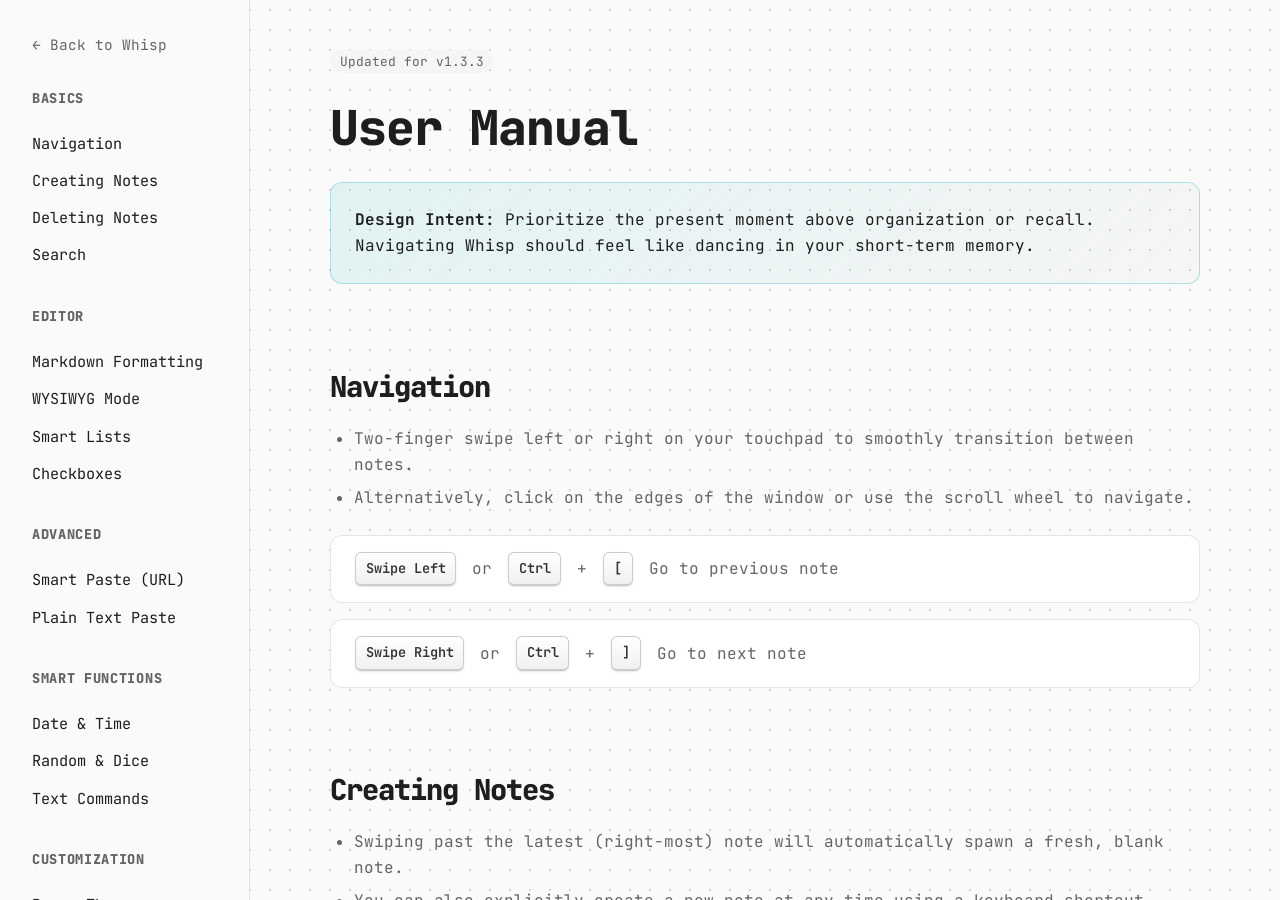
<file: docs/manual.html>
<!DOCTYPE html>
<html lang="en">
<head>
    <meta charset="UTF-8">
    <meta name="viewport" content="width=device-width, initial-scale=1.0">
    <title>User Manual - Whisp</title>
    <link rel="preconnect" href="https://fonts.googleapis.com">
    <link rel="preconnect" href="https://fonts.gstatic.com" crossorigin>
    <link href="https://fonts.googleapis.com/css2?family=JetBrains+Mono:wght@400;600;800&display=swap" rel="stylesheet">
    <link rel="stylesheet" href="css/style.css?v=2">
    <link rel="icon" href="assets/icon.svg" type="image/svg+xml">
    <link rel="shortcut icon" href="assets/icon.svg">
    <link rel="icon" href="assets/icon.ico" type="image/x-icon">
    <link rel="shortcut icon" href="assets/icon.ico">
    <!-- SEO / Social for manual -->
    <meta name="description" content="Whisp User Manual — navigation, editor features, smart paste, themes, and shortcuts.">
    <meta property="og:title" content="Whisp — User Manual" />
    <meta property="og:description" content="Documentation for Whisp: navigation, editor features, smart paste, themes, and shortcuts." />
    <meta property="og:image" content="assets/og-image.jpg" />
    <meta name="twitter:card" content="summary_large_image">
</head>
<body class="manual-page">

    <div class="manual-layout">
        <aside class="manual-sidebar">
            <a href="index.html" class="back-link">← Back to Whisp</a>
            
            <div class="nav-group">
                <h3>Basics</h3>
                <a href="#nav-navigation">Navigation</a>
                <a href="#nav-create">Creating Notes</a>
                <a href="#nav-delete">Deleting Notes</a>
                <a href="#nav-search">Search</a>
            </div>

            <div class="nav-group">
                <h3>Editor</h3>
                <a href="#nav-markdown">Markdown Formatting</a>
                <a href="#nav-wysiwyg">WYSIWYG Mode</a>
                <a href="#nav-lists">Smart Lists</a>
                <a href="#nav-checkbox">Checkboxes</a>
            </div>

            <div class="nav-group">
                <h3>Advanced</h3>
                <a href="#nav-smartpaste">Smart Paste (URL)</a>
                <a href="#nav-plainpaste">Plain Text Paste</a>
            </div>

            <div class="nav-group">
                <h3>Smart Functions</h3>
                <a href="#nav-date-time">Date & Time</a>
                <a href="#nav-generators">Random & Dice</a>
                <a href="#nav-text-commands">Text Commands</a>
            </div>

            <div class="nav-group">
                <h3>Customization</h3>
                <a href="#nav-themes">Paper Themes</a>
                <a href="#nav-darkmode">Dark Mode</a>
                <a href="#nav-typography">Typography</a>
            </div>
        </aside>

        <main class="manual-content">
            <header class="manual-header reveal">
                <span class="version-badge">Updated for v1.3.3</span>
                <h1>User Manual</h1>
                <div class="intent-banner">
                    <strong>Design Intent:</strong> Prioritize the present moment above organization or recall. Navigating Whisp should feel like dancing in your short-term memory.
                </div>
            </header>

            <section id="nav-navigation" class="manual-section reveal">
                <h2>Navigation</h2>
                <ul>
                    <li>Two-finger swipe left or right on your touchpad to smoothly transition between notes.</li>
                    <li>Alternatively, click on the edges of the window or use the scroll wheel to navigate.</li>
                </ul>
                <div class="shortcut-box">
                    <kbd>Swipe Left</kbd> or <kbd>Ctrl</kbd> + <kbd>[</kbd> Go to previous note
                </div>
                <div class="shortcut-box">
                    <kbd>Swipe Right</kbd> or <kbd>Ctrl</kbd> + <kbd>]</kbd> Go to next note
                </div>
            </section>

            <section id="nav-create" class="manual-section reveal">
                <h2>Creating Notes</h2>
                <ul>
                    <li>Swiping past the latest (right-most) note will automatically spawn a fresh, blank note.</li>
                    <li>You can also explicitly create a new note at any time using a keyboard shortcut.</li>
                </ul>
                <div class="shortcut-box">
                    <kbd>Ctrl</kbd> + <kbd>N</kbd> Create new note
                </div>
            </section>

            <section id="nav-delete" class="manual-section reveal">
                <h2>Deleting Notes</h2>
                <ul>
                    <li>Deleting a note removes it from the main view and moves it to a hidden <code>.trash</code> directory.</li>
                    <li>If you accidentally delete a note, you can instantly undo it.</li>
                </ul>
                <div class="shortcut-box">
                    <kbd>Ctrl</kbd> + <kbd>Delete</kbd> Delete current note
                </div>
                <div class="shortcut-box">
                    <kbd>Ctrl</kbd> + <kbd>Shift</kbd> + <kbd>T</kbd> Undo last deletion
                </div>
            </section>

            <section id="nav-search" class="manual-section reveal">
                <h2>Search</h2>
                <ul>
                    <li>Instantly search through all your notes. Clicking a search result immediately jumps you to that note.</li>
                </ul>
                <div class="shortcut-box">
                    <kbd>Ctrl</kbd> + <kbd>F</kbd> Open global search
                </div>
            </section>

            <hr>

            <section id="nav-markdown" class="manual-section reveal">
                <h2>Markdown Formatting</h2>
                <ul>
                    <li>Whisp supports standard Markdown for fast formatting, but powers it up with smart keyboard toggles.</li>
                    <li>Highlight text and press a shortcut to wrap it. Press it again to unwrap it.</li>
                </ul>
                <div class="shortcut-box">
                    <kbd>Ctrl</kbd> + <kbd>B</kbd> Toggle <strong>**bold**</strong>
                </div>
                <div class="shortcut-box">
                    <kbd>Ctrl</kbd> + <kbd>I</kbd> Toggle <em>*italic*</em>
                </div>
                <div class="shortcut-box">
                    <kbd>Ctrl</kbd> + <kbd>U</kbd> Toggle <u>&lt;u&gt;underline&lt;/u&gt;</u>
                </div>
            </section>

            <section id="nav-wysiwyg" class="manual-section reveal">
                <h2>WYSIWYG Mode</h2>
                <ul>
                    <li>Tired of looking at Markdown syntax? Toggle the live formatting view (the eye icon).</li>
                    <li>All markdown symbols dynamically disappear when your cursor leaves the line, leaving behind beautiful rich text.</li>
                </ul>
                <div class="shortcut-box">
                    <kbd>Ctrl</kbd> + <kbd>E</kbd> Toggle WYSIWYG Mode
                </div>
            </section>

            <section id="nav-lists" class="manual-section reveal">
                <h2>Smart Lists</h2>
                <ul>
                    <li>Type <code>list</code> or <code>list: Custom Title</code> at the top of your note to activate List Mode.</li>
                    <li>Pressing Enter will automatically spawn a new <code>☐</code> checkbox on the next line.</li>
                    <li><strong>Smart Overwrite:</strong> Type <code>#</code> on an empty checkbox to instantly turn it into a heading.</li>
                    <li><strong>Comments:</strong> Type <code>//</code> at the start of a list item to visually fade it out as a comment.</li>
                </ul>
                <div class="shortcut-box">
                    <kbd>Tab</kbd> Indent list item
                </div>
                <div class="shortcut-box">
                    <kbd>Shift</kbd> + <kbd>Tab</kbd> Outdent list item
                </div>
            </section>

            <section id="nav-checkbox" class="manual-section reveal">
                <h2>Checkboxes</h2>
                <ul>
                    <li>Whisp uses native unicode checkboxes (<code>☐</code> and <code>☑</code>) to keep your lists minimal and portable.</li>
                    <li>Use the shortcut anywhere on a line to instantly insert or toggle a checkbox.</li>
                </ul>
                <div class="shortcut-box">
                    <kbd>Ctrl</kbd> + <kbd>S</kbd> Insert / Toggle checkbox
                </div>
            </section>

            <hr>

            <section id="nav-smartpaste" class="manual-section reveal">
                <h2>Smart Paste (URL)</h2>
                <ul>
                    <li>Dropping massive tracking URLs ruins the visual flow of a note.</li>
                    <li>Use the Smart Paste shortcut when pasting a long URL. Whisp will analyze it locally, generate a clean, short visual label, and format it securely in Markdown.</li>
                    <li>Turn on WYSIWYG Mode and the ugly Markdown syntax dynamically vanishes, leaving only the tiny link!</li>
                    <li><em>100% offline and privacy-respecting. No external APIs used.</em></li>
                </ul>
                <div class="shortcut-box">
                    <kbd>Ctrl</kbd> + <kbd>Shift</kbd> + <kbd>L</kbd> Smart URL Paste
                </div>
            </section>

            <section id="nav-plainpaste" class="manual-section reveal">
                <h2>Plain Text Paste</h2>
                <ul>
                    <li>Pasting text from the web often brings along unwanted markdown syntax.</li>
                    <li>Use Plain Paste to aggressively strip all markdown symbols (headers, bold, italics, links, lists) before dropping the raw text into your note.</li>
                </ul>
                <div class="shortcut-box">
                    <kbd>Ctrl</kbd> + <kbd>Shift</kbd> + <kbd>V</kbd> Plain text paste
                </div>
            </section>

            <hr>

            <section id="nav-date-time" class="manual-section reveal">
                <h2>Date & Time Expansions</h2>
                <p style="color: var(--text-secondary); margin-bottom: 1.5rem;">Whisp includes a smart text expansion engine. Type a command starting with a colon (<code>::</code>) and hit Enter or Space to instantly expand it.</p>

                <div class="command-box">
                    <div class="command-header">
                        <span class="command-name">::today</span>
                        <span class="command-badge">insert</span>
                    </div>
                    <div class="command-desc">Inserts the current date</div>
                    <div class="command-example">Also available as: ::date</div>
                </div>

                <div class="command-box">
                    <div class="command-header">
                        <span class="command-name">::tomorrow</span>
                        <span class="command-badge">insert</span>
                    </div>
                    <div class="command-desc">Inserts tomorrow's date</div>
                    <div class="command-example">Example: ::tomorrow</div>
                </div>

                <div class="command-box">
                    <div class="command-header">
                        <span class="command-name">::yesterday</span>
                        <span class="command-badge">insert</span>
                    </div>
                    <div class="command-desc">Inserts yesterday's date</div>
                    <div class="command-example">Example: ::yesterday</div>
                </div>

                <div class="command-box">
                    <div class="command-header">
                        <span class="command-name">::today(n)</span>
                        <span class="command-badge">insert</span>
                    </div>
                    <div class="command-desc">Inserts a date with a specific offset in days</div>
                    <div class="command-example">Example: ::today(5) inserts the date 5 days from now</div>
                </div>

                <div class="command-box">
                    <div class="command-header">
                        <span class="command-name">::now</span>
                        <span class="command-badge">insert</span>
                    </div>
                    <div class="command-desc">Inserts the current local time</div>
                    <div class="command-example">Also available as: ::time</div>
                </div>
            </section>

            <section id="nav-generators" class="manual-section reveal">
                <h2>Random & Fun Generators</h2>
                <p style="color: var(--text-secondary); margin-bottom: 1.5rem;">Need a quick random string, a password, or a fun classic kaomoji? Use the built-in offline generator functions.</p>

                <div class="command-box">
                    <div class="command-header">
                        <span class="command-name">::roll(20)</span>
                        <span class="command-badge">insert</span>
                    </div>
                    <div class="command-desc">Rolls a die with the specified number of sides</div>
                    <div class="command-example">Also available as: ::roll(d20)</div>
                </div>

                <div class="command-box">
                    <div class="command-header">
                        <span class="command-name">::roll(4d6)</span>
                        <span class="command-badge">insert</span>
                    </div>
                    <div class="command-desc">Rolls multiple dice and automatically inserts their sum</div>
                    <div class="command-example">Example: ::roll(4d6) rolls four 6-sided dice</div>
                </div>

                <div class="command-box">
                    <div class="command-header">
                        <span class="command-name">::random(str, n)</span>
                        <span class="command-badge">insert</span>
                    </div>
                    <div class="command-desc">Generates a random alphabetical string of length n</div>
                    <div class="command-example">Example: ::random(str, 20)</div>
                </div>

                <div class="command-box">
                    <div class="command-header">
                        <span class="command-name">::random(int, n)</span>
                        <span class="command-badge">insert</span>
                    </div>
                    <div class="command-desc">Generates an n-digit random number</div>
                    <div class="command-example">Example: ::random(int, 10)</div>
                </div>

                <div class="command-box">
                    <div class="command-header">
                        <span class="command-name">::random(alnum, n)</span>
                        <span class="command-badge">insert</span>
                    </div>
                    <div class="command-desc">Generates a secure n-character alphanumeric string</div>
                    <div class="command-example">Example: ::random(alnum, 16)</div>
                </div>

                <div class="command-box">
                    <div class="command-header">
                        <span class="command-name">::password</span>
                        <span class="command-badge">insert</span>
                    </div>
                    <div class="command-desc">Generates a secure 16-character password with special characters</div>
                    <div class="command-example">Example: ::password</div>
                </div>

                <div class="command-box">
                    <div class="command-header">
                        <span class="command-name">::uuid</span>
                        <span class="command-badge">insert</span>
                    </div>
                    <div class="command-desc">Generates a standard developer UUID string</div>
                    <div class="command-example">Example: ::uuid</div>
                </div>

                <div class="command-box">
                    <div class="command-header">
                        <span class="command-name">::random_quote</span>
                        <span class="command-badge">insert</span>
                    </div>
                    <div class="command-desc">Insert a random inspirational quote about programming and design</div>
                    <div class="command-example">Example: ::random_quote</div>
                </div>

                <div class="command-box">
                    <div class="command-header">
                        <span class="command-name">::random_wiki</span>
                        <span class="command-badge">openURL</span>
                    </div>
                    <div class="command-desc">Open a random Wikipedia page instantly in your web browser</div>
                    <div class="command-example">Example: ::random_wiki</div>
                </div>

                <div class="command-box">
                    <div class="command-header">
                        <span class="command-name">::magic8ball</span>
                        <span class="command-badge">insert</span>
                    </div>
                    <div class="command-desc">Ask Whisp a question and get a random classic Magic 8-Ball response</div>
                    <div class="command-example">Example: ::magic8ball</div>
                </div>
                
                <div class="command-box">
                    <div class="command-header">
                        <span class="command-name">::lorem</span>
                        <span class="command-badge">insert</span>
                    </div>
                    <div class="command-desc">Insert a standard Lorem Ipsum placeholder paragraph</div>
                    <div class="command-example">Example: ::lorem</div>
                </div>

                <div class="tip-box" style="margin-top: 2rem;">
                    <strong>Tip:</strong> You don't need to memorize these! A smart autocomplete dropdown appears when you type <code>::</code>.
                </div>
            </section>

            <section id="nav-text-commands" class="manual-section reveal">
                <h2>Text Commands</h2>
                <p style="color: var(--text-secondary); margin-bottom: 1.5rem;">Transform the entire document's text with various formatting options.</p>

                <div class="command-box">
                    <div class="command-header">
                        <span class="command-name">::replace</span>
                        <span class="command-badge">replaceAll</span>
                    </div>
                    <div class="command-desc">Find and replace text throughout the document</div>
                    <div class="command-example">Example: ::replace(old, new)</div>
                </div>

                <div class="command-box">
                    <div class="command-header">
                        <span class="command-name">::append</span>
                        <span class="command-badge">replaceAll</span>
                    </div>
                    <div class="command-desc">Add text to the end of every line in the document</div>
                    <div class="command-example">Example: ::append(;) adds semicolon to each line</div>
                </div>

                <div class="command-box">
                    <div class="command-header">
                        <span class="command-name">::prepend</span>
                        <span class="command-badge">replaceAll</span>
                    </div>
                    <div class="command-desc">Add text to the beginning of every line in the document</div>
                    <div class="command-example">Example: ::prepend(- ) adds dash bullet to each line</div>
                </div>

                <div class="command-box">
                    <div class="command-header">
                        <span class="command-name">::uppercase</span>
                        <span class="command-badge">replaceAll</span>
                    </div>
                    <div class="command-desc">Convert entire document to UPPERCASE</div>
                    <div class="command-example">Example: ::uppercase</div>
                </div>

                <div class="command-box">
                    <div class="command-header">
                        <span class="command-name">::lowercase</span>
                        <span class="command-badge">replaceAll</span>
                    </div>
                    <div class="command-desc">Convert entire document to lowercase</div>
                    <div class="command-example">Example: ::lowercase</div>
                </div>

                <div class="command-box">
                    <div class="command-header">
                        <span class="command-name">::sentence_case</span>
                        <span class="command-badge">replaceAll</span>
                    </div>
                    <div class="command-desc">Convert document to Sentence case</div>
                    <div class="command-example">Example: ::sentence_case</div>
                </div>

                <div class="command-box">
                    <div class="command-header">
                        <span class="command-name">::title_case</span>
                        <span class="command-badge">replaceAll</span>
                    </div>
                    <div class="command-desc">Convert Document To Title Case</div>
                    <div class="command-example">Example: ::title_case</div>
                </div>

                <div class="command-box">
                    <div class="command-header">
                        <span class="command-name">::capitalize_first</span>
                        <span class="command-badge">replaceAll</span>
                    </div>
                    <div class="command-desc">Capitalize the first letter of the document</div>
                    <div class="command-example">Example: ::capitalize_first</div>
                </div>

                <div class="command-box">
                    <div class="command-header">
                        <span class="command-name">::remove_quotes</span>
                        <span class="command-badge">replaceAll</span>
                    </div>
                    <div class="command-desc">Strip surrounding quotes from the entire document</div>
                    <div class="command-example">Example: ::remove_quotes</div>
                </div>
            </section>

            <hr>

            <section id="nav-themes" class="manual-section reveal">
                <h2>Paper Themes</h2>
                <ul>
                    <li>Customize the aesthetic of your notes by opening Preferences.</li>
                    <li>Whisp supports three minimalist native backgrounds: <strong>Blank</strong>, <strong>Dotted</strong>, and <strong>Grid</strong>.</li>
                </ul>
            </section>

            <section id="nav-darkmode" class="manual-section reveal">
                <h2>Dark Mode</h2>
                <ul>
                    <li>Whisp is built natively for GNOME and will automatically adapt its UI, editor, and paper themes to match your system's global Dark Mode setting.</li>
                    <li>The dotted and grid backgrounds dynamically invert to maintain high contrast and readability.</li>
                </ul>
            </section>

            <section id="nav-typography" class="manual-section reveal">
                <h2>Typography</h2>
                <ul>
                    <li>You have complete control over the editor font through the Preferences menu.</li>
                    <li>Adjust the Line Spacing (1.0 to 2.0) to give your text more breathing room.</li>
                </ul>
                <div class="shortcut-box">
                    <kbd>Ctrl</kbd> + <kbd>,</kbd> Open Preferences
                </div>
            </section>
        </main>
    </div>

    <script>
        // Simple active state observer for sidebar navigation
        const sections = document.querySelectorAll('.manual-section');
        const navLinks = document.querySelectorAll('.manual-sidebar a:not(.back-link)');

        const observer = new IntersectionObserver((entries) => {
            entries.forEach(entry => {
                if (entry.isIntersecting) {
                    navLinks.forEach(link => {
                        link.classList.remove('active');
                        if (link.getAttribute('href') === '#' + entry.target.id) {
                            link.classList.add('active');
                        }
                    });
                }
            });
        }, { rootMargin: '-20% 0px -80% 0px' });

        sections.forEach(section => observer.observe(section));
        
        // Reveal Animations Observer
        const revealOptions = {
            root: null,
            rootMargin: '0px 0px -20px 0px',
            threshold: 0.1
        };

        const revealObserver = new IntersectionObserver((entries, revealObs) => {
            entries.forEach(entry => {
                if (entry.isIntersecting) {
                    entry.target.classList.add('active');
                    revealObs.unobserve(entry.target);
                }
            });
        }, revealOptions);

        document.querySelectorAll('.reveal').forEach(el => {
            revealObserver.observe(el);
        });

        // Smooth scrolling
        navLinks.forEach(link => {
            link.addEventListener('click', function(e) {
                e.preventDefault();
                const targetId = this.getAttribute('href');
                const targetSection = document.querySelector(targetId);
                targetSection.scrollIntoView({ behavior: 'smooth' });
                history.pushState(null, null, targetId);
            });
        });
    </script>
</body>
</html>
</file>
<file: docs/css/style.css>
:root {
    /* GNOME Libadwaita Light Mode Palette */
    --window-bg: #fafafa;
    --view-bg: #ffffff;
    --card-bg: #ffffff;
    --card-hover: #f5f5f5;
    --card-border: rgba(0, 0, 0, 0.1);
    --text-primary: #1e1e1e;
    --text-secondary: rgba(0, 0, 0, 0.6);
    --accent-color: #0ab3bb;
    --accent-hover: #00cccc;
    --font-mono: 'JetBrains Mono', monospace;
}

html {
    scroll-behavior: smooth;
}

* {
    margin: 0;
    padding: 0;
    box-sizing: border-box;
}

body {
    background-color: var(--window-bg);
    background-image: radial-gradient(var(--card-border) 1.5px, transparent 1.5px);
    background-size: 24px 24px;
    color: var(--text-primary);
    font-family: var(--font-mono);
    line-height: 1.6;
    -webkit-font-smoothing: antialiased;
}

h1, h2, h3 {
    font-weight: 800;
    letter-spacing: -1px;
}

/* Navigation */
.navbar {
    padding: 1.5rem 2rem;
    background-color: transparent;
}

.nav-content {
    max-width: 1200px;
    margin: 0 auto;
    display: flex;
    justify-content: space-between;
    align-items: center;
}

.brand {
    display: flex;
    align-items: center;
    gap: 12px;
}

.brand-icon {
    width: 32px;
    height: 32px;
    object-fit: contain;
}

.brand-name {
    font-weight: 800;
    font-size: 1.2rem;
    letter-spacing: -0.5px;
}

.hero-icon-wrapper {
    perspective: 1000px;
    display: flex;
    justify-content: center;
    align-items: center;
    margin-bottom: 2rem;
}

.hero-app-icon {
    width: 160px;
    height: 160px;
    object-fit: contain;
    filter: drop-shadow(0 10px 20px rgba(0, 0, 0, 0.15));
    transition: transform 0.1s ease-out;
    will-change: transform;
}

.btn {
    padding: 0.6rem 1.2rem;
    border-radius: 6px;
    text-decoration: none;
    font-weight: 600;
    font-size: 0.95rem;
    transition: background-color 0.2s ease, border-color 0.2s ease, transform 0.2s ease;
}

.btn-large {
    padding: 0.85rem 1.8rem;
    font-size: 1.1rem;
    border-radius: 8px;
    font-weight: 700;
}

.btn-primary {
    background-color: var(--accent-color);
    color: white;
}

.btn-primary:hover {
    background-color: var(--accent-hover);
}

.btn-secondary {
    background-color: transparent;
    border: 1px solid var(--card-border);
    color: var(--text-primary);
}

.btn-secondary:hover {
    background-color: var(--card-hover);
    border-color: var(--text-secondary);
}

.btn-donate {
    position: relative;
    z-index: 1;
    background: linear-gradient(
        45deg,
        #0ab3bb,
        #06888e,
        #0fced6,
        #046569
    );
    background-size: 300% 300%;
    animation: liquidGradient 10s ease infinite;
    color: white;
    border: none;
    font-weight: 800;
}

.btn-donate::before {
    content: '';
    position: absolute;
    top: 5px;
    left: 0;
    right: 0;
    bottom: -5px;
    z-index: -1;
    background: linear-gradient(
        45deg,
        #0ab3bb,
        #06888e,
        #0fced6,
        #046569
    );
    background-size: 300% 300%;
    animation: liquidGradient 10s ease infinite;
    border-radius: inherit;
    filter: blur(15px);
    opacity: 0.5;
    transition: opacity 0.3s ease;
}

.btn-donate:hover {
    transform: translateY(-2px);
}

.btn-donate:hover::before {
    opacity: 0.85;
}

@keyframes liquidGradient {
    0% { background-position: 0% 50%; }
    50% { background-position: 100% 50%; }
    100% { background-position: 0% 50%; }
}

.disabled {
    opacity: 0.5;
    cursor: not-allowed;
}

/* Centered Hero */
.hero-centered {
    max-width: 1200px;
    margin: 6rem auto 4rem;
    padding: 0 2rem;
    text-align: center;
}

.hero-centered h1 {
    font-size: 4rem;
    margin-bottom: 1rem;
    background: linear-gradient(135deg, #1e1e1e 0%, #666666 100%);
    -webkit-background-clip: text;
    -webkit-text-fill-color: transparent;
}

.subtitle {
    font-size: 1.2rem;
    color: var(--text-secondary);
    max-width: 600px;
    margin: 0 auto 3rem;
}

.hero-actions {
    margin-bottom: 4rem;
}

/* Hero Image */
.hero-image-wrapper {
    max-width: 1100px;
    margin: 0 auto;
    text-align: center;
    perspective: 1000px; /* For 3D Parallax Tilt */
}

.hero-image {
    zoom: 1.1;
    max-width: 100%;
    height: auto;
    display: inline-block;
    transition: transform 0.1s ease-out;
    will-change: transform;
    image-rendering: -webkit-optimize-contrast;
    image-rendering: high-quality;
}

/* Bento Grid */
.bento-section {
    max-width: 1200px;
    margin: 8rem auto;
    padding: 0 2rem;
}

.section-title {
    text-align: center;
    font-size: 4rem;
    margin-bottom: 3rem;
    letter-spacing: -1px;
}

.bento-grid {
    display: grid;
    grid-template-columns: repeat(3, 1fr);
    grid-auto-rows: minmax(250px, auto);
    gap: 1.5rem;
}

.bento-card {
    background-color: var(--card-bg);
    border: 1px solid var(--card-border);
    border-radius: 16px;
    padding: 2rem;
    display: flex;
    flex-direction: column;
    justify-content: flex-end;
    transition: transform 0.3s ease, background-color 0.3s ease;
}

.bento-card:hover {
    transform: translateY(-5px);
    background-color: var(--card-hover);
}

.bento-card.large {
    grid-column: span 2;
    grid-row: span 2;
}

.bento-card.wide {
    grid-column: span 2;
}

.alert-card {
    background: linear-gradient(135deg, rgba(192, 97, 203, 0.1) 0%, rgba(36, 36, 36, 0) 100%);
    border-color: rgba(192, 97, 203, 0.3);
}

.teal-card {
    background: linear-gradient(135deg, rgba(10, 179, 187, 0.1) 0%, rgba(36, 36, 36, 0) 100%);
    border-color: rgba(10, 179, 187, 0.3);
}

.bento-content h3 {
    font-size: 1.5rem;
    margin-bottom: 1rem;
    color: var(--accent-color);
}

.bento-card.alert-card h3 {
    color: var(--text-primary);
}

.bento-content p {
    color: var(--text-secondary);
    font-size: 0.95rem;
}

/* Footer */
footer {
    text-align: center;
    padding: 4rem 0;
    color: var(--text-secondary);
    font-size: 0.9rem;
    border-top: 1px solid var(--card-border);
    margin-top: 6rem;
}

/* Carousel */
.carousel-section {
    max-width: 1000px;
    margin: 6rem auto;
    padding: 0 2rem;
    text-align: center;
}

.carousel-container {
    position: relative;
    height: 600px;
    margin: 0 auto;
    display: flex;
    align-items: center;
}

.carousel-track-container {
    height: 100%;
    position: relative;
    overflow: hidden;
    flex: 1;
}

.carousel-track {
    padding: 0;
    margin: 0;
    list-style: none;
    position: relative;
    height: 100%;
    transition: transform 0.4s ease-in-out;
}

.carousel-slide {
    position: absolute;
    top: 0;
    bottom: 0;
    width: 100%;
    display: flex;
    flex-direction: column;
    align-items: center;
    justify-content: center;
    padding: 2rem;
}

.slide-image {
    max-width: 80%;
    height: auto;
    margin-bottom: 2rem;
}

.slide-placeholder {
    width: 80%;
    height: 350px;
    background-color: var(--card-hover);
    border: 1px dashed var(--text-secondary);
    border-radius: 12px;
    display: flex;
    align-items: center;
    justify-content: center;
    color: var(--text-secondary);
    margin-bottom: 2rem;
}

.slide-caption {
    font-size: 1.5rem;
    font-weight: 800;
    margin-bottom: 0.5rem;
    color: var(--accent-color);
}

.slide-desc {
    color: var(--text-secondary);
}

.carousel-btn {
    position: absolute;
    top: 50%;
    transform: translateY(-50%);
    background: var(--view-bg);
    border: 1px solid var(--card-border);
    border-radius: 50%;
    width: 48px;
    height: 48px;
    cursor: pointer;
    z-index: 10;
    font-size: 1.5rem;
    font-weight: bold;
    color: var(--text-primary);
    transition: background 0.2s;
}

.carousel-btn:hover {
    background: var(--card-hover);
}

.prev-btn { left: -60px; }
.next-btn { right: -60px; }

.carousel-nav {
    display: flex;
    justify-content: center;
    padding: 2rem 0;
    gap: 1rem;
}

.carousel-indicator {
    border: 0;
    border-radius: 50%;
    width: 10px;
    height: 10px;
    background: var(--card-border);
    cursor: pointer;
    transition: background 0.2s, transform 0.2s;
}

.carousel-indicator.current-indicator {
    background: var(--text-secondary);
    transform: scale(1.3);
}

/* Theme Slider */
.theme-slider-wrapper {
    position: relative;
    max-width: 80%;
    margin-bottom: 2rem;
    display: inline-block;
}

.slider-img {
    width: 100%;
    height: auto;
    display: block;
}

.slider-img-overlay {
    position: absolute;
    top: 0;
    left: 0;
    clip-path: polygon(0 0, 50% 0, 50% 100%, 0 100%);
}

.slider-line {
    position: absolute;
    top: 0;
    bottom: 0;
    left: 50%;
    width: 2px;
    background: var(--accent-color);
    transform: translateX(-50%);
    pointer-events: none;
    z-index: 5;
}

.slider-range {
    position: absolute;
    top: 0;
    left: 0;
    width: 100%;
    height: 100%;
    opacity: 0;
    cursor: ew-resize;
    z-index: 10;
    margin: 0;
}

/* Responsive */
@media (max-width: 900px) {
    .bento-grid {
        grid-template-columns: 1fr;
        grid-auto-rows: auto;
    }
    
    .bento-card, .bento-card.large, .bento-card.wide {
        grid-column: span 1;
        grid-row: span 1;
        min-height: 200px;
    }
    
    .hero-centered h1 {
        font-size: 2.5rem;
    }
}

/* User Manual Styles */
.manual-page {
    background-color: var(--window-bg);
    background-image: radial-gradient(circle, var(--dot-color, rgba(0, 0, 0, 0.15)) 1px, transparent 1px);
    background-size: 20px 20px;
    background-position: 0 0;
    margin: 0;
    padding: 0;
    height: 100vh;
    overflow: hidden;
}

.manual-layout {
    display: flex;
    height: 100vh;
    max-width: 1400px;
    margin: 0 auto;
}

.manual-sidebar {
    width: 250px;
    min-width: 250px;
    height: 100%;
    overflow-y: auto;
    padding: 2rem;
    border-right: 1px solid var(--card-border);
    background: rgba(250, 250, 250, 0.8);
    backdrop-filter: blur(10px);
    
    /* Hide scrollbar */
    -ms-overflow-style: none;  /* IE and Edge */
    scrollbar-width: none;  /* Firefox */
}
.manual-sidebar::-webkit-scrollbar {
    display: none; /* Chrome, Safari and Opera */
}

.back-link {
    display: inline-block;
    color: var(--text-secondary);
    text-decoration: none;
    font-size: 0.9rem;
    margin-bottom: 2rem;
    transition: color 0.2s;
}

.back-link:hover {
    color: var(--accent-color);
}

.nav-group {
    margin-bottom: 2rem;
}

.nav-group h3 {
    font-size: 0.85rem;
    text-transform: uppercase;
    letter-spacing: 0.05em;
    color: var(--text-secondary);
    margin-bottom: 1rem;
}

.nav-group a {
    display: block;
    color: var(--text-primary);
    text-decoration: none;
    font-size: 0.95rem;
    padding: 0.4rem 0;
    transition: color 0.2s;
}

.nav-group a:hover,
.nav-group a.active {
    color: var(--accent-color);
    font-weight: 600;
}

.manual-content {
    flex: 1;
    overflow-y: auto;
    padding: 3rem 5rem;
    scroll-behavior: smooth;
    
    /* Hide scrollbar */
    -ms-overflow-style: none;  /* IE and Edge */
    scrollbar-width: none;  /* Firefox */
}
.manual-content::-webkit-scrollbar {
    display: none; /* Chrome, Safari and Opera */
}

.manual-header {
    margin-bottom: 4rem;
}

.version-badge {
    font-size: 0.8rem;
    color: var(--text-secondary);
    background: var(--card-hover);
    padding: 0.2rem 0.6rem;
    border-radius: 12px;
}

.manual-header h1 {
    font-size: 3rem;
    margin: 1rem 0;
}

.intent-banner {
    background: linear-gradient(135deg, rgba(10, 179, 187, 0.1) 0%, rgba(36, 36, 36, 0.02) 100%);
    border: 1px solid rgba(10, 179, 187, 0.3);
    padding: 1.5rem;
    border-radius: 12px;
    color: var(--text-primary);
    line-height: 1.6;
}

.manual-section {
    margin-bottom: 4rem;
    padding-top: 1rem;
}

.manual-section h2 {
    font-size: 1.8rem;
    margin-bottom: 1rem;
    color: var(--text-primary);
}

.manual-section ul {
    list-style-type: disc;
    padding-left: 1.5rem;
    margin-bottom: 1.5rem;
    color: var(--text-secondary);
    line-height: 1.6;
}

.manual-section ul li {
    margin-bottom: 0.5rem;
}

.manual-content hr {
    border: 0;
    border-top: 2px dashed var(--card-border);
    margin: 3rem 0;
}

.shortcut-box {
    background: var(--card-bg);
    border: 1px solid var(--card-border);
    padding: 1rem 1.5rem;
    border-radius: 12px;
    margin-bottom: 1rem;
    display: flex;
    align-items: center;
    gap: 1rem;
    color: var(--text-secondary);
}

.command-box {
    background: var(--card-bg);
    border: 1px solid var(--card-border);
    padding: 1.2rem 1.5rem;
    border-radius: 8px;
    margin-bottom: 1rem;
    display: flex;
    flex-direction: column;
    gap: 0.5rem;
}

.command-header {
    display: flex;
    align-items: center;
    gap: 0.8rem;
    margin-bottom: 0.2rem;
}

.command-name {
    color: var(--accent-color);
    font-family: var(--font-mono);
    font-weight: 700;
}

.command-badge {
    background: var(--card-hover);
    color: var(--text-secondary);
    font-size: 0.75rem;
    padding: 0.2rem 0.5rem;
    border-radius: 4px;
    font-weight: 600;
}

.command-desc {
    color: var(--text-primary);
    font-size: 0.95rem;
}

.command-example {
    color: var(--text-secondary);
    font-size: 0.85rem;
    font-family: var(--font-mono);
}

.tip-box {
    background: linear-gradient(135deg, rgba(10, 179, 187, 0.1) 0%, rgba(36, 36, 36, 0) 100%);
    border: 1px solid rgba(10, 179, 187, 0.3);
    padding: 1.2rem 1.5rem;
    border-radius: 12px;
    margin-bottom: 1rem;
    display: flex;
    align-items: center;
    gap: 1rem;
    color: var(--text-primary);
}

kbd {
    background: linear-gradient(180deg, #ffffff 0%, #f0f0f0 100%);
    border: 1px solid #ccc;
    border-bottom-width: 2px;
    border-radius: 6px;
    padding: 0.3rem 0.6rem;
    font-family: inherit;
    font-size: 0.85rem;
    font-weight: 600;
    color: #333;
    box-shadow: 0 1px 2px rgba(0,0,0,0.1);
}

@media (max-width: 768px) {
    /* Manual Page Styles */
    .manual-layout {
        flex-direction: column;
    }
    
    .manual-sidebar {
        width: 100%;
        height: auto;
        min-height: auto;
        border-right: none;
        border-bottom: 1px solid var(--card-border);
    }
    
    .manual-content {
        padding: 2rem;
    }

    /* Main Page Mobile Styles */
    .nav-content {
        flex-direction: column;
        gap: 1rem;
        text-align: center;
    }
    
    .nav-links {
        flex-wrap: wrap;
        justify-content: center;
    }
    
    .hero-centered {
        margin: 3rem auto 2rem;
        padding: 0 1rem;
    }
    
    .hero-centered h1 {
        font-size: 2.5rem;
    }
    
    .subtitle {
        font-size: 1rem;
        margin-bottom: 2rem;
    }
    
    .bento-grid {
        grid-template-columns: 1fr;
    }
    
    .bento-card.large, .bento-card.wide {
        grid-column: span 1;
        grid-row: span 1;
    }
    
    .bento-section {
        margin: 4rem auto;
        padding: 0 1rem;
    }
    
    .carousel-section {
        margin: 4rem auto;
        padding: 0 1rem;
    }
    
    .carousel-container {
        height: 400px;
    }
    
    .slide-placeholder {
        height: 250px;
    }
}

/* System Dark Mode (GNOME Libadwaita) */
@media (prefers-color-scheme: dark) {
    :root {
        --window-bg: #242424;
        --view-bg: #1e1e1e;
        --card-bg: #303030;
        --card-hover: #383838;
        --card-border: rgba(255, 255, 255, 0.1);
        --text-primary: #ffffff;
        --text-secondary: rgba(255, 255, 255, 0.7);
        --accent-color: #00cccc;
        --accent-hover: #0ab3bb;
    }
    
    .hero-centered h1 {
        background: linear-gradient(135deg, #ffffff 0%, #aaaaaa 100%);
        -webkit-background-clip: text;
        -webkit-text-fill-color: transparent;
    }
    
    kbd {
        background: linear-gradient(180deg, #444 0%, #333 100%);
        border: 1px solid #222;
        color: #eee;
    }

    .manual-sidebar {
        background: rgba(36, 36, 36, 0.8);
    }
    
    .manual-page {
        --dot-color: rgba(255, 255, 255, 0.15);
    }
}

/* Scroll Reveal Animations */
.reveal, .reveal-left, .reveal-right {
    opacity: 0;
    transition: opacity 1.0s cubic-bezier(0.16, 1, 0.3, 1), transform 1.0s cubic-bezier(0.16, 1, 0.3, 1);
    will-change: opacity, transform;
}

.reveal {
    transform: translateY(30px);
}

.reveal-left {
    transform: translateX(-40px);
}

.reveal-right {
    transform: translateX(40px);
}

.reveal.active, .reveal-left.active, .reveal-right.active {
    opacity: 1;
    transform: translate(0);
}

.delay-1 { transition-delay: 0.15s; }
.delay-2 { transition-delay: 0.30s; }
.delay-3 { transition-delay: 0.45s; }
.delay-4 { transition-delay: 0.60s; }
</file>
